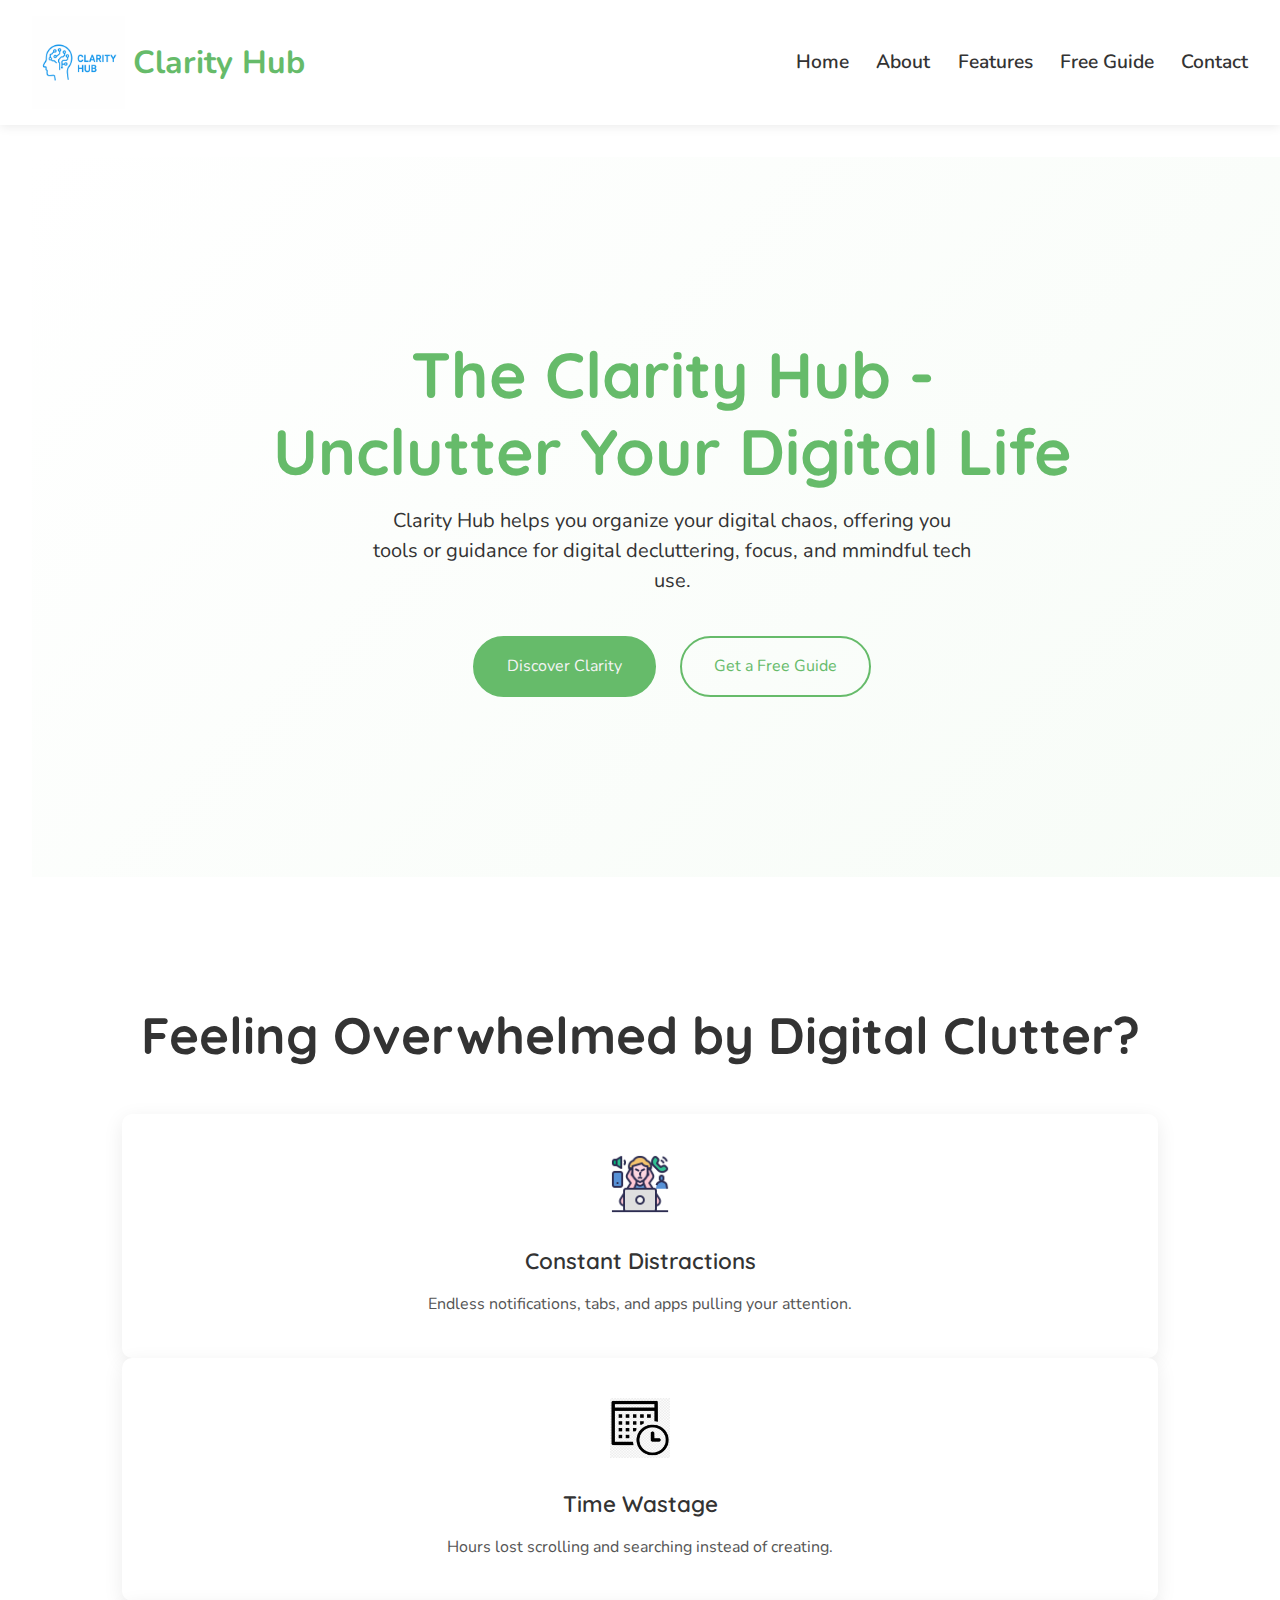
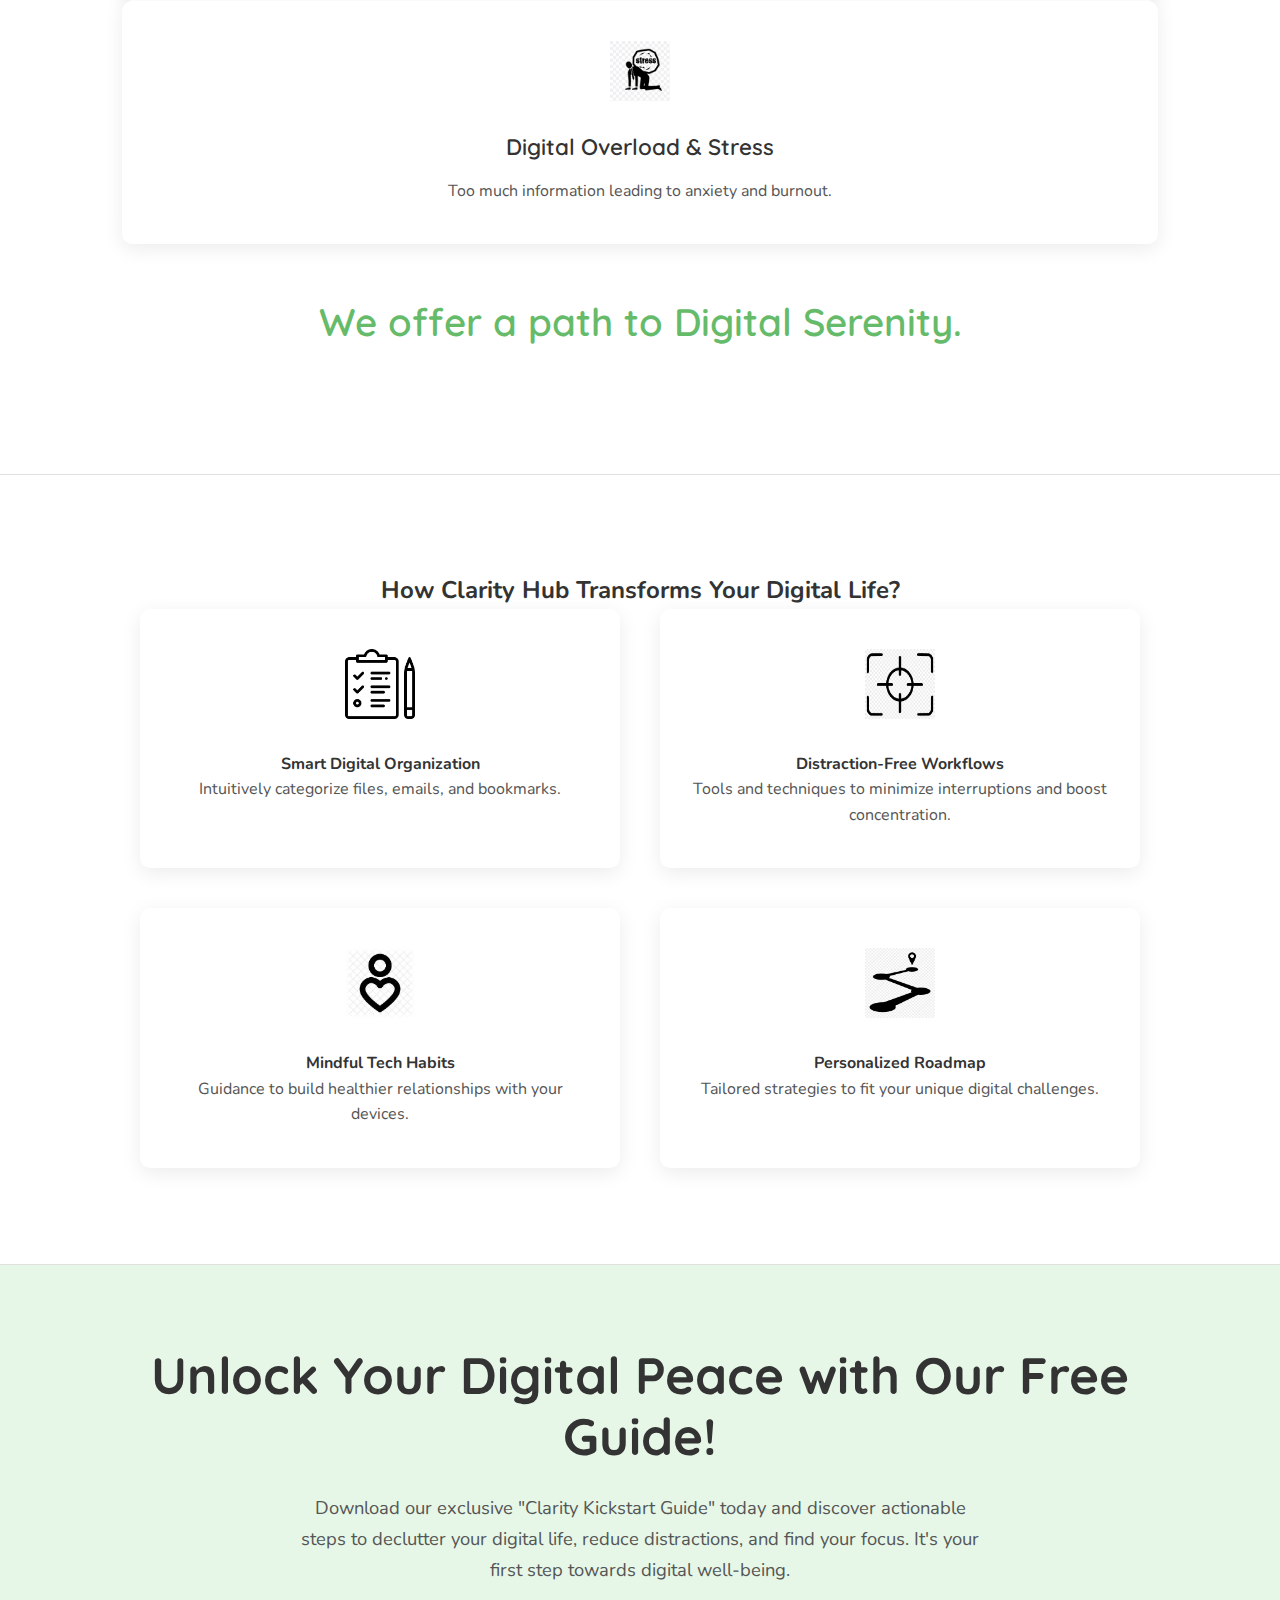
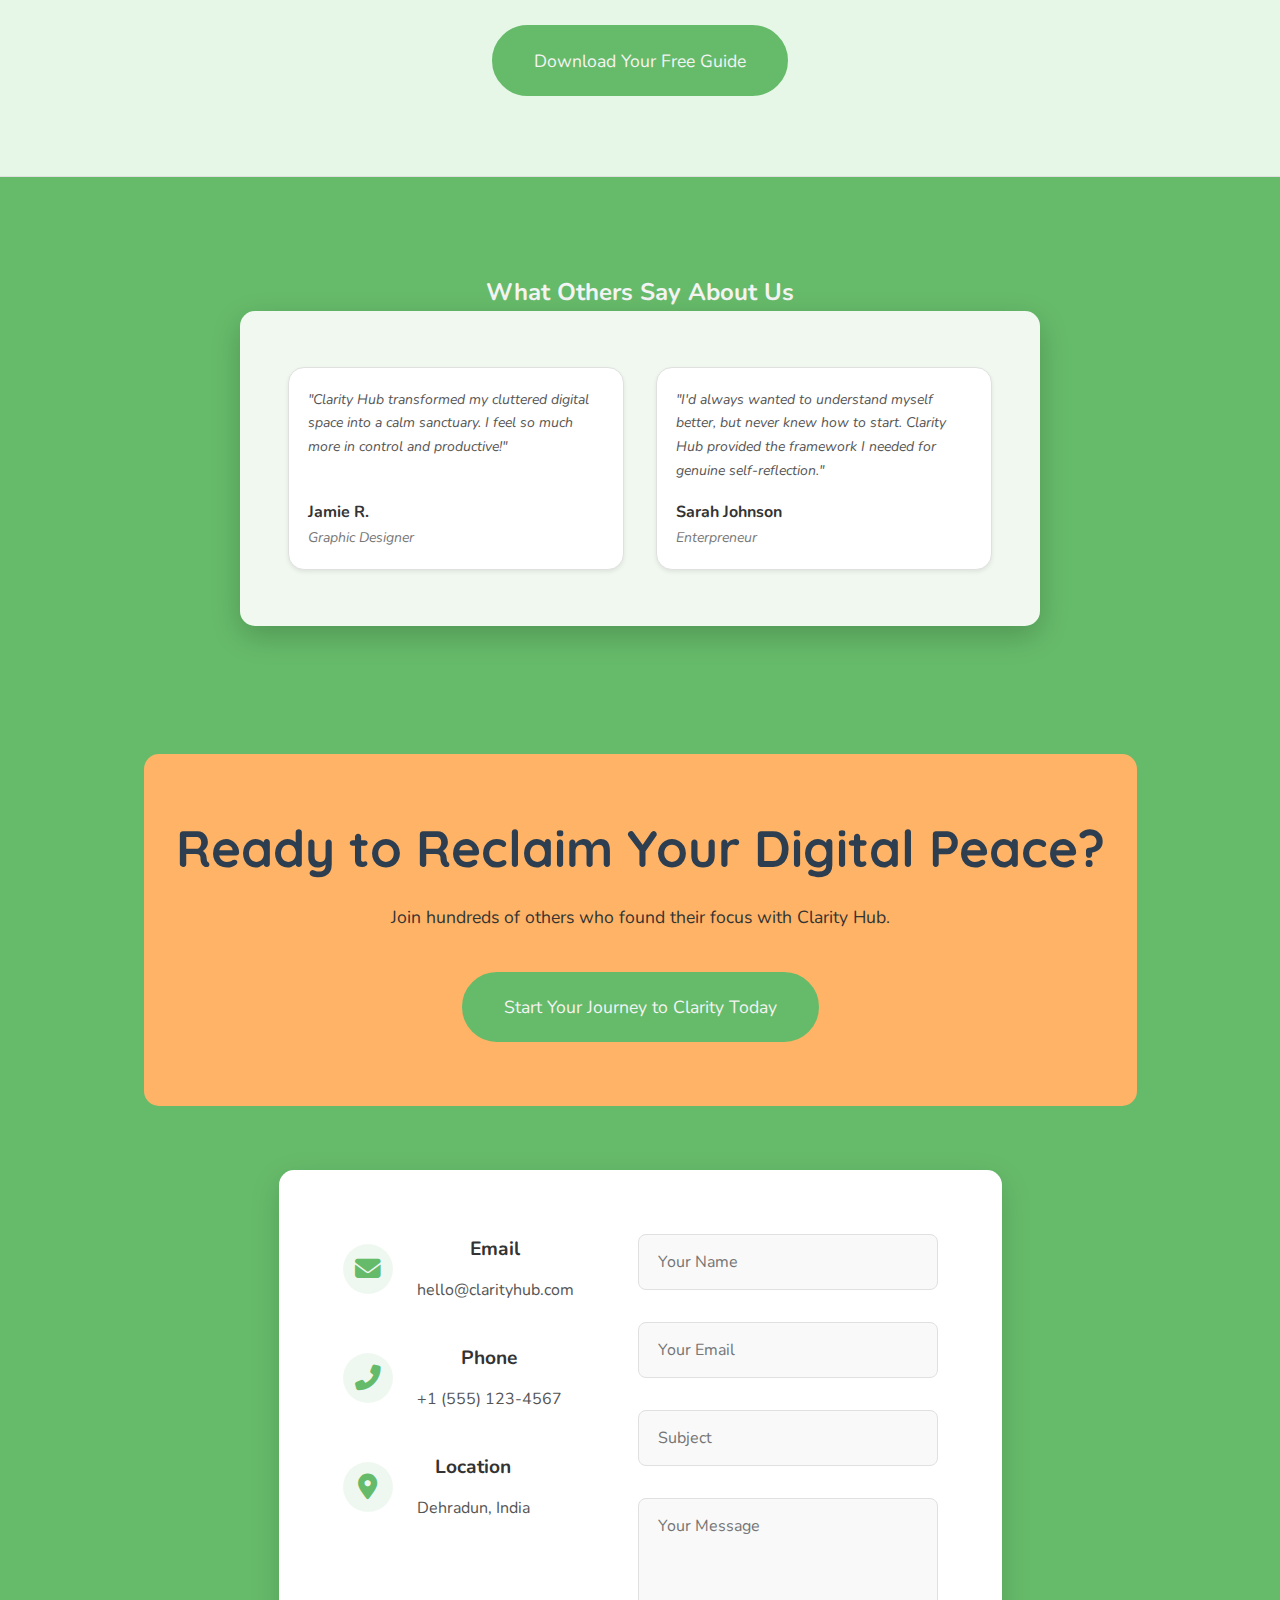
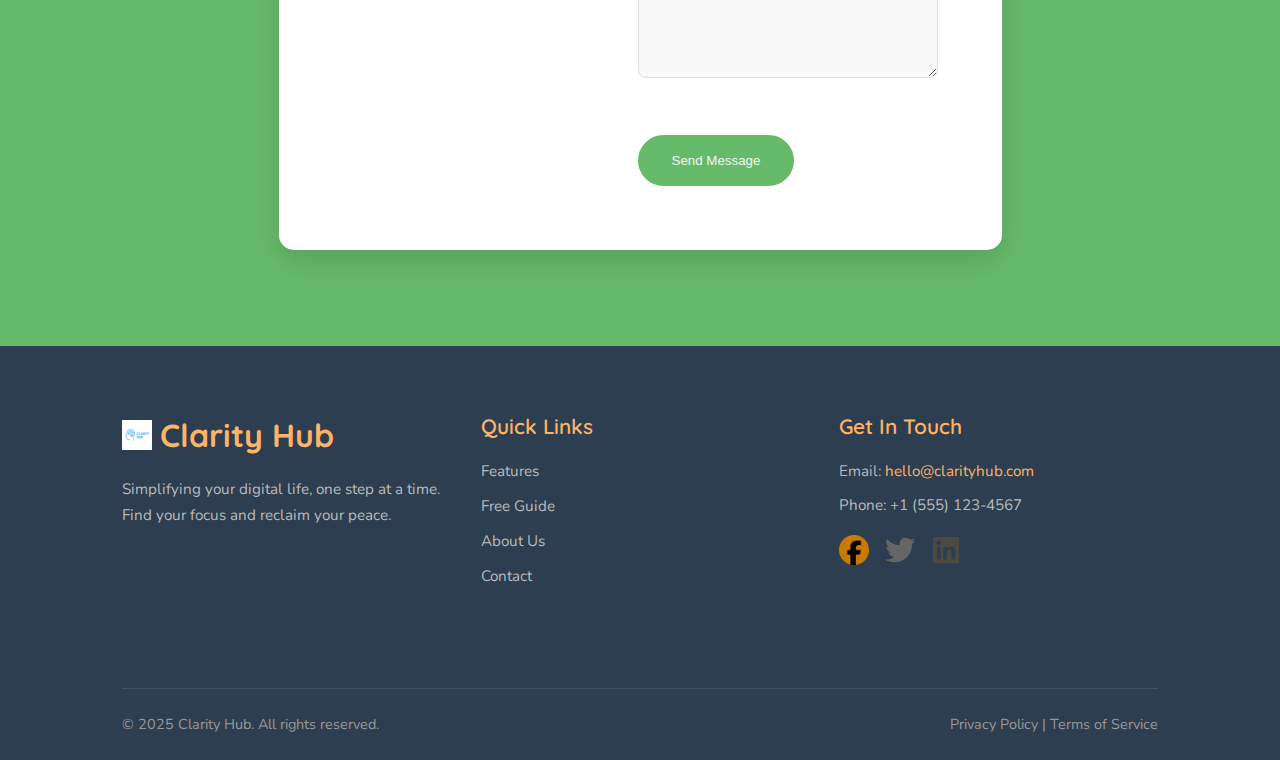
<file: Task2/index.html>
<!DOCTYPE html>
<html lang="en">
<head>
    <meta charset="UTF-8">
    <meta name="viewport" content="width=device-width, initial-scale=1.0">
    <title>The Clarity Hub</title>
    <link rel="stylesheet" href="https://cdnjs.cloudflare.com/ajax/libs/font-awesome/6.4.0/css/all.min.css">
    <link rel="stylesheet" href="style.css">
    <link rel="preconnect" href="https://fonts.googleapis.com">
    <link rel="preconnect" href="https://fonts.gstatic.com" crossorigin>
    <link href="https://fonts.googleapis.com/css2?family=Nunito:wght@400;600;700&family=Quicksand:wght@500;700&display=swap" rel="stylesheet">
</head>
<body>
    <header class="header-content">
            <a href="#" class="logo">
                <img src="images/logo.png" alt="logo_image" class="logo-icon">
                <span class="logo-text">Clarity Hub</span>
            </a>
            <nav class="nav">
                <a href="#home" class="nav-link">Home</a>
                <a href="#about" class="nav-link">About</a>
                <a href="#features" class="nav-link">Features</a>
                <a href="#free-guide" class="nav-link">Free Guide</a>
                <a href="#contact" class="nav-link">Contact</a>
            </nav>
    </header>

    <main>

        <section id="about" class="hero-section">
            <div class="hero-content">
                <h1>The Clarity Hub - Unclutter Your Digital Life</h1>
                <p>Clarity Hub helps you organize your digital chaos, offering you tools or
                    guidance for digital decluttering, focus, and mmindful tech use.
                </p>
                <div class="hero-buttons">
                    <a href="#features" class="btn btn-primary">Discover Clarity</a>
                    <a href="#contact" class="btn btn-secondary">Get a Free Guide</a>
                </div>
            </div>
        </section>

        <section class="problem-solution-section">
            <div class="container">
                <h2 class="section-heading">Feeling Overwhelmed by Digital Clutter?</h2>
                <div class="problems">
                    <!--problem 1-->
                    <div class="problem-card">
                        <img src="images/distraction.png" alt="Distraction-icon" class="card-icon">
                        <h3>Constant Distractions</h3>
                        <p>Endless notifications, tabs, and apps pulling your attention.</p>
                    </div>

                    <!--problem 2-->
                    <div class="problem-card">
                        <img src="images/time.png" alt="Time-icon" class="card-icon">
                        <h3>Time Wastage</h3>
                        <p>Hours lost scrolling and searching instead of creating.</p>
                    </div>

                    <!--problem 3-->
                    <div class="problem-card">
                        <img src="images/stress.jpeg" alt="Stress-icon" class="card-icon">
                        <h3>Digital Overload & Stress</h3>
                        <p>Too much information leading to anxiety and burnout.</p>
                    </div>
                </div>

                <div class="solution">
                    <h3 class="sub-heading">We offer a path to Digital Serenity.</h3>
                </div>
            </div>
        </section>

        <section class="features-section" id="features">
            <div class="container">
                <h2>How Clarity Hub Transforms Your Digital Life?</h2>
                <div class="feature-grid">
                    <!--Feature 1-->
                    <div class="feature-item">
                        <img src="images/organize.png" alt="Organize-icon" class="feature-icon">
                        <h4>Smart Digital Organization</h4>
                        <p>Intuitively categorize files, emails, and bookmarks.</p>
                    </div>
                    <!--Feature 2-->
                    <div class="feature-item">
                        <img src="images/focus.png" alt="Focus-icon" class="feature-icon">
                        <h4>Distraction-Free Workflows</h4>
                        <p>Tools and techniques to minimize interruptions and boost concentration.</p>
                    </div>
                    <!--Feature 3-->
                    <div class="feature-item">
                        <img src="images/wellbeing.jpeg" alt="Wellbeing-icon" class="feature-icon">
                        <h4>Mindful Tech Habits</h4>
                        <p>Guidance to build healthier relationships with your devices.</p>
                    </div>
                    <!--Feature 4-->
                    <div class="feature-item">
                        <img src="images/roadmap.png" alt="Roadmap" class="feature-icon">
                        <h4>Personalized Roadmap</h4>
                        <p>Tailored strategies to fit your unique digital challenges.</p>
                    </div>
                </div>
            </div>
        </section>

        <section id="free-guide" class="free-guide-section">
            <div class="container">
                <h2 class="section-heading">Unlock Your Digital Peace with Our Free Guide!</h2>
                <p class="guide-description">
                    Download our exclusive "Clarity Kickstart Guide" today and discover actionable steps to declutter your digital life, reduce distractions, and find your focus. It's your first step towards digital well-being.
                </p>
                <div class="guide-cta">
                    <a href="#" class="btn btn-primary btn-large">Download Your Free Guide</a>
                </div>
            </div>
        </section>

        <section id="contact" class="testimonial-cta-section">
            <div class="container">
                <h2 class="testimonial title">
                    What Others Say About Us
                </h2>
                <div class="testimonial-box">
                    <div class="testimonial-grid">
                        <!--card 1-->
                        <div class="testimonial-card">
                            <div class="testimonial-text">
                                "Clarity Hub transformed my cluttered digital space into a calm sanctuary. I feel so much more in control and productive!"
                            </div>
                            <div class="testimonial-details">
                                <h3 class="testimonial-author">
                                    Jamie R.
                                </h3>
                                <p class="testimonial-desc">
                                    Graphic Designer
                                </p>
                            </div>
                        </div>
                        
                        <!--card 2-->
                        <div class="testimonial-card">
                            <div class="testimonial-text">
                                "I'd always wanted to understand myself better, but never knew how to start. Clarity Hub provided the framework I needed for genuine self-reflection."
                            </div>
                            <div class="testimonial-details">
                                <h3 class="testimonial-author">
                                    Sarah Johnson
                                </h3>
                                <p class="testimonial-desc">
                                    Enterpreneur
                                </p>
                            </div>
                        </div>
                    </div>
                </div>
                
                <div class="cta-content">
                    <h2 class="section-heading">Ready to Reclaim Your Digital Peace?</h2>
                    <p class="cta-description">Join hundreds of others who found their focus with Clarity Hub.</p>
                    <a href="#contact-form-or-email" class="btn btn-primary btn-large">Start Your Journey to Clarity Today</a>
                </div>
                
                <div class="contact-content">   
                    <div class="contact-details">
                        <div class="contact-item">
                            <div class="contact-icon">
                                <i class="fas fa-envelope"></i>
                            </div>
                            <div class="contact-text">
                                <h4>Email</h4>
                                <a href="mailto:hello@clarityhub.com">hello@clarityhub.com</a>
                            </div>
                        </div>
                        <div class="contact-item">
                            <div class="contact-icon">
                                <i class="fas fa-phone-alt"></i>
                            </div>
                            <div class="contact-text">
                                <h4>Phone</h4>
                                <a href="tel:+1 (555) 123-4567">+1 (555) 123-4567</a>
                            </div>
                        </div>
                        <div class="contact-item">
                            <div class="contact-icon">
                                <i class="fas fa-map-marker-alt"></i>
                            </div>
                            <div class="contact-text">
                                <h4>Location</h4>
                                <span>Dehradun, India</span>
                            </div>
                        </div>
                    </div>
                    <form class="contact-form" id="contact-form-or-email">
                        <div class="form-group">
                            <input type="text" placeholder="Your Name" required>
                        </div>
                        <div class="form-group">
                            <input type="email" placeholder="Your Email" required>
                        </div>
                        <div class="form-group">
                            <input type="text" placeholder="Subject">
                        </div>
                        <div class="form-group">
                            <textarea placeholder="Your Message" required></textarea>
                        </div>
                        <button type="submit" class="btn btn-primary">Send Message</button>
                    </form>
                </div>
                
            </div>
        </section>

    </main>

    <footer class="main-footer">
        <div class="container">
            <div class="footer-columns">
                <div class="footer-col footer-about">
                    <a href="#" class="footer-logo">
                        <img src="images/logo.png" alt="Clarity Hub Logo" class="logo-icon">
                        <span class="logo-text">Clarity Hub</span>
                    </a>
                    <p>Simplifying your digital life, one step at a time. Find your focus and reclaim your peace.</p>
                </div>
                <div class="footer-col">
                    <h4>Quick Links</h4>
                    <ul>
                        <li><a href="#features">Features</a></li>
                        <li><a href="#free-guide">Free Guide</a></li>
                        <li><a href="#about">About Us</a></li>
                        <li><a href="#contact">Contact</a></li>
                    </ul>
                </div>
                <div class="footer-col">
                    <h4>Get In Touch</h4>
                    <p>Email: <a href="mailto:hello@clarityhub.com">hello@clarityhub.com</a></p>
                    <p>Phone: +1 (555) 123-4567</p>
                    <div class="social-links">
                        <a href="#" aria-label="Facebook"><img src="images/facebook.png" alt="Facebook" class="social-icon"></a>
                        <a href="#" aria-label="Twitter"><img src="images/twitter.svg" alt="Twitter" class="social-icon"></a>
                        <a href="#" aria-label="LinkedIn"><img src="images/linkedin.svg" alt="LinkedIn" class="social-icon"></a>
                    </div>
                </div>
            </div>
            <div class="footer-bottom">
                <p class="copyright">&copy; 2025 Clarity Hub. All rights reserved.</p>
                <p class="footer-terms"><a href="#">Privacy Policy</a> | <a href="#">Terms of Service</a></p>
            </div>
        </div>
    </footer>

</body>
</html>
</file>
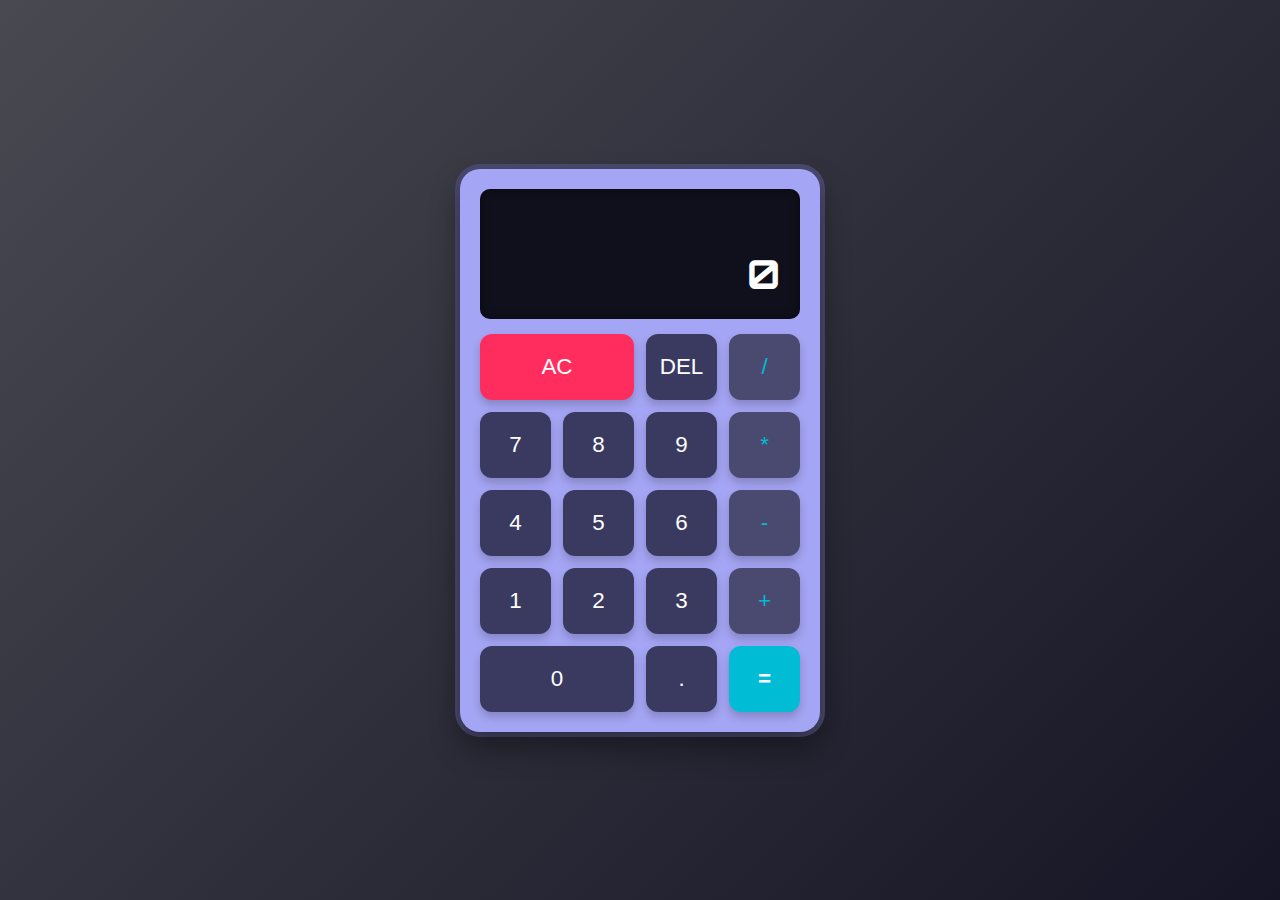
<file: Task3/index.html>
<!DOCTYPE html>
<html lang="en">
<head>
    <meta charset="UTF-8">
    <meta name="viewport" content="width=device-width, initial-scale=1.0">
    <title>Calculator</title>
    <link rel="stylesheet" href="style.css">
</head>

<body>

    <div class="calculator">
        <div class="display">
            <div class="previous-operand"></div>
            <div class="current-operand">0</div>
        </div>
        <div class="buttons">
            <button class="span-two clear" data-action="clear">AC</button>
            <button data-action="delete">DEL</button>
            <button data-action="operator" data-value="/">/</button>
            <button data-value="7">7</button>
            <button data-value="8">8</button>
            <button data-value="9">9</button>
            <button data-action="operator" data-value="*">*</button>
            <button data-value="4">4</button>
            <button data-value="5">5</button>
            <button data-value="6">6</button>
            <button data-action="operator" data-value="-">-</button>
            <button data-value="1">1</button>
            <button data-value="2">2</button>
            <button data-value="3">3</button>
            <button data-action="operator" data-value="+">+</button>
            <button class="span-two" data-value="0">0</button>
            <button data-value=".">.</button>
            <button data-action="equals">=</button>
        </div>
    </div>

    <script src="index.js"></script>
</body>
</html>
</file>
<file: Task2/style.css>
:root {
    --primary-brand-color: #66BB6A; /* Soft Green */
    --secondary-accent-color: #FFB366; /* Soft Orange/Peach */
    --text-dark: #333;
    --text-light: #f4f4f4;
    --bg-light: #ffffff;
    --bg-dark: #2c3e50; /* Deep blue-gray */
    --border-subtle: #e0e0e0;
    --shadow-light: rgba(0, 0, 0, 0.08);
    --shadow-medium: rgba(0, 0, 0, 0.15);
    --focus-outline: #66BB6A;
}

* {
    margin: 0;
    padding: 0;
    box-sizing: border-box;
    text-decoration: none;
}
body{
    font-family: 'Nunito', sans-serif;
    line-height: 1.6;
    color: var(--text-dark);
    background-color: var(--bg-light);
    overflow-x: hidden; 
}
.header-content{
    background-color: var(--bg-light);
    padding: 1rem 2rem;
    box-shadow: 0 2px 10px var(--shadow-light);
    top: 0;
    width: 100%;
    z-index: 1000;
    display: flex;
    justify-content: space-between;
    align-items: center;
    margin: 0 auto;
}

.logo{
    display: flex;
    align-items: center;
    font-size: 2rem;
    font-weight: bold;
    color: var(--primary-brand-color);
    text-decoration: none;
    gap: 0.5rem;
}
.logo-icon{
    height: 5.8rem;
    width: auto;
    display: block;
}
.logo-text{
    font-size: 2rem;
}
.nav{
    display: flex;
    gap: 1.7rem;
}

.nav-link{
    color: var(--text-dark);
    font-size: 1.2rem;
    font-weight: 600;
    transform: color 0.1s ease;
}

.nav-link:hover, .nav-link:focus{
    color: var(--primary-brand-color);
    outline: 2px solid var(--focus-outline);
    outline-offset: 3px;
    border-radius: 3px;
}
@media  screen and (max-width:768px) {
    .header-content{
        padding:0.8rem 1rem;
    }
    .logo{
        font-size: 1.5rem;
    }
    .logo-icon{
        height: 5rem;
    }
    .nav{
        display: none;
        flex-direction: column;
        position: absolute;
        top: 100%;
        left: 0;
        width: 100%;
        background-color: var(--bg-light);
        box-sizing: 0 5px 15px var(--shadow-medium);
        padding: 1rem 0;
        border-top: 1px solid var(--border-subtle);
    }
    .nav-link{
        padding: 0.8rem 1.5rem;
        text-align: center;
        border-bottom: 1px solidrgba(0,0,0,0.05);
    }
    .nav-link:last-child {
        border-bottom: none; 
    }
}

.hero-section{
    position: relative;
    width: 100%;
    min-height: 80vh;
    display: flex;
    justify-content: center;
    align-items: center;
    text-align: center;
    color: var(--text-dark);
    padding: 4rem 2rem;
    margin: 2rem;
    background: linear-gradient(135deg, var(--bg-light) 0%, #f7fcf7 100%);
}
.hero-content{
    max-width: 800px;
    margin: 0 auto;
    z-index: 10;
}
.hero-content h1{
    font-family: 'Quicksand', sans-serif;
    font-size: clamp(2.5rem, 5vw, 4.5rem);
    font-weight: 700;
    color: var(--primary-brand-color);
    margin-bottom: 1rem;
    line-height: 1.2;
}
.hero-content p {
    font-size: clamp(1rem, 2vw, 1.25rem);
    color: var(--text-dark);
    margin-bottom: 2.5rem;
    max-width: 600px;
    margin-left: auto;
    margin-right: auto;
    line-height: 1.5;
}

.hero-buttons {
    display: flex;
    justify-content: center;
    gap: 1.5rem;
    flex-wrap: wrap; 
}
.btn {
    display: inline-block;
    padding: 1rem 2rem;
    border-radius: 50px; 
    transition: all 0.3s ease;
    border: 2px solid transparent; 
}

.btn-primary {
    background-color: var(--primary-brand-color);
    color: var(--text-light);
    border-color: var(--primary-brand-color);
}

.btn-primary:hover,.btn-primary:focus {
    background-color: var(--secondary-accent-color);
    border-color: var(--secondary-accent-color);
    transform: translateY(-2px); 
    box-shadow: 0 4px 10px rgba(0, 0, 0, 0.1);
    outline: none; 
}

.btn-secondary {
    background-color: transparent;
    color: var(--primary-brand-color);
    border-color: var(--primary-brand-color);
}

.btn-secondary:hover,.btn-secondary:focus {
    background-color: var(--primary-brand-color);
    color: var(--text-light);
    transform: translateY(-2px);
    box-shadow: 0 4px 10px rgba(0, 0, 0, 0.1);
    outline: none;
}
@media screen and (max-width:768px) {
    .hero-section{
        min-height: 70vh;
        padding: 3rem 1rem;
    }
    .hero-content h1{
        font-size: clamp(2rem, 8vw, 3rem);
    }
    .hero-content p {
        font-size: clamp(0.9rem, 4vw, 1.1rem);
        margin-bottom: 2rem;
    }

    .hero-buttons {
        flex-direction: column;
        gap: 1rem;
    }
    .btn{
        padding: 0.8rem 1.5rem;
        width: 80%;
        max-width: 300px;
        margin: 0 auto;
    }
}

.container{
    max-width: 1100px;
    margin: 0 auto;
    padding: 0 2rem;
}
.section-heading{
    font-family: 'Quicksand', sans-serif;
    font-size: clamp(2rem, 4vw, 3.5rem); 
    font-weight: 700;
    color: var(--text-dark);
    text-align: center;
    margin-bottom: 3rem; 
    line-height: 1.2;
}
.sub-heading {
    font-family: 'Quicksand', sans-serif;
    font-size: clamp(1.5rem, 3vw, 2.5rem);
    font-weight: 600;
    color: var(--primary-brand-color); 
    text-align: center;
    margin-top: 3rem; 
    margin-bottom: 1.5rem;
}
.problem-solution-section {
    background-color: var(--bg-light); 
    padding: 6rem 0;
    border-bottom: 1px solid var(--border-subtle); 
}

.problem-points {
    display: grid;
    grid-template-columns: repeat(auto-fit, minmax(280px, 1fr));
    gap: 2.5rem; 
    justify-content: center;
}

.problem-card {
    background-color: #fff; 
    padding: 2.5rem 2rem;
    border-radius: 10px;
    box-shadow: 0 5px 20px var(--shadow-light); /* Soft shadow */
    text-align: center;
    transition: transform 0.3s ease, box-shadow 0.3s ease;
}

.problem-card:hover {
    transform: translateY(-8px); /* Subtle lift on hover */
    box-shadow: 0 8px 25px var(--shadow-medium); 
}

.card-icon {
    width: 60px; 
    height: 60px;
    margin-bottom: 1.5rem;
    color: var(--primary-brand-color); 
}
.problem-card h3 {
    font-family: 'Quicksand', sans-serif;
    font-size: 1.4rem;
    font-weight: 600;
    color: var(--text-dark);
    margin-bottom: 1rem;
    line-height: 1.3;
}

.problem-card p {
    font-size: 1rem;
    color: #555; 
    line-height: 1.6;
}

/* --- Responsive Adjustments for Problem/Solution Section --- */
@media screen and (max-width: 767px) {
    .problem-solution-section {
        padding: 4rem 0; /* Reduce padding on mobile */
    }

    .problem-points {
        grid-template-columns: 1fr; /* Stack cards vertically on mobile */
        gap: 1.5rem;
    }

    .problem-card {
        padding: 2rem 1.5rem; /* Adjust card padding for mobile */
    }

    .card-icon {
        width: 50px;
        height: 50px;
        margin-bottom: 1rem;
    }

    .problem-card h3 {
        font-size: 1.3rem;
    }

    .problem-card p {
        font-size: 0.95rem;
    }

    .section-heading {
        margin-bottom: 2rem;
    }
    .sub-heading {
        margin-top: 2rem;
    }
}

.features-section {
    background-color: var(--bg-light); 
    padding: 6rem 0;
    text-align: center;
}

.feature-grid {
    display: grid;
    grid-template-columns: repeat(2,1fr);
    gap: 2.5rem; 
    max-width: 1000px;
    margin: 0 auto; 
}

.feature-item {
    background-color: #fff;
    padding: 2.5rem 2rem;
    border-radius: 10px;
    box-shadow: 0 5px 20px var(--shadow-light);
    transition: transform 0.3s ease, box-shadow 0.3s ease;
}

.feature-item:hover {
    transform: translateY(-8px);
    box-shadow: 0 8px 25px var(--shadow-medium);
}

.feature-icon {
    width: 70px; 
    height: 70px;
    margin-bottom: 1.5rem;
    color: var(--primary-brand-color); 
}

.feature-item h3 {
    font-family: 'Quicksand', sans-serif;
    font-size: 1.5rem;
    font-weight: 600;
    color: var(--text-dark);
    margin-bottom: 0.8rem;
    line-height: 1.3;
}

.feature-item p {
    font-size: 1rem;
    color: #555;
    line-height: 1.6;
}

/* --- Responsive Adjustments for Features/Benefits Section --- */
@media screen and (max-width: 767px) {
    .features-section {
        padding: 4rem 0;
    }

    .feature-grid {
        grid-template-columns: 1fr; /* Stack features vertically on mobile */
        gap: 1.5rem;
    }

    .feature-item {
        padding: 2rem 1.5rem;
    }

    .feature-icon {
        width: 60px;
        height: 60px;
        margin-bottom: 1rem;
    }

    .feature-item h3 {
        font-size: 1.3rem;
    }

    .feature-item p {
        font-size: 0.95rem;
    }
}

.free-guide-section {
    background-color: #e6f7e8; 
    padding: 5rem 0; 
    text-align: center; 
    border-top: 1px solid var(--border-subtle); 
    border-bottom: 1px solid var(--border-subtle);
}

.free-guide-section .section-heading {
    color: var(--text-dark); 
    margin-bottom: 1.5rem; 
}

.guide-description {
    font-size: 1.15rem;
    color: #555; 
    max-width: 700px; 
    margin: 0 auto 2.5rem auto; 
    line-height: 1.7;
}

.guide-cta {
    display: flex; 
    flex-direction: column;
    align-items: center;
    gap: 1rem; 
}
@media screen and (max-width: 767px) {
    .free-guide-section {
        padding: 3rem 0; 
    }

    .guide-description {
        font-size: 1rem;
        padding: 0 1rem; 
        margin-bottom: 2rem;
    }
}

.testimonial-cta-section {
    background-color: var(--primary-brand-color);
    padding: 6rem 0;
    color: var(--text-light); 
    text-align: center;
}

.testimonial-box {
    background-color: rgba(255, 255, 255, 0.9); 
    color: var(--text-dark);
    padding: 3rem 2.5rem;
    border-radius: 15px; 
    box-shadow: 0 10px 30px rgba(0, 0, 0, 0.2); 
    max-width: 800px;
    margin: 0 auto 4rem auto; 
    position: relative;
    font-style: italic;
    font-size: clamp(1.1rem, 2vw, 1.4rem);
    line-height: 1.7;
}
.testimonial-title{
    font-size: 1.8rem;
    font-weight: bold;
}

.testimonial-grid{
    display: grid;
    grid-template-columns: repeat(auto-fill, minmax(300px, 1fr));
    grid-gap: 2rem;
}

.testimonial-card{
    display: flex;
    flex-direction: column;
    background-color: var(--bg-light);
    border: 1px solid var(--border-subtle);
    border-radius: 1rem;
    box-shadow: 0 2px 4px var(--shadow-light);
    padding: 1.2rem;
    gap: 1rem;
    transition: transform 0.3s ease, box-shadow 0.3s ease;
    text-align: left;
}

.testimonial-card:hover{
    transform: translateY(-5px);
    box-shadow: 0 4px 8px var(--shadow-medium);
    border-color: var(--primary-brand-color);
}

.testimonial-text{
    color: #555;
    font-size: 0.875rem;
    font-style: italic;
}

.testimonial-details{
    margin-top: auto;
}

.testimonial-author{
    color: var(--text-dark);
    font-size: 1rem;
    font-weight: 700;
    font-style: normal;
}

.testimonial-desc{
    font-size: 0.875rem;
    color: #777;
    font-size: normal;
}

.cta-content {
    background-color: var(--secondary-accent-color);
    padding: 4rem 2rem;
    border-radius: 15px;
    margin-bottom: 4rem;
}

.cta-content .section-heading {
    color: var(--bg-dark);
    margin-bottom: 1.5rem;
}

.cta-description {
    font-size: 1.1rem;
    margin-bottom: 2.5rem;
    max-width: 600px;
    margin-left: auto;
    margin-right: auto;
    color: var(--text-dark);
}

.btn-large {
    padding: 1.2rem 2.5rem;
    font-size: 1.1rem;
}


.contact-content {
    display: flex;
    justify-content: center;
    gap: 4rem;
    background-color: var(--bg-light);
    padding: 4rem; 
    border-radius: 15px;
    box-shadow: 0 10px 30px var(--shadow-medium);
    flex-wrap: wrap;
    align-items: flex-start;
    max-width: 1000px;
    margin: 0 auto;
}


.contact-details {
    display: flex;
    flex-direction: column;
    gap: 2.5rem;
}

.contact-item {
    display: flex;
    gap: 1.5rem;
    align-items: center; 
}

.contact-icon {
    width: 50px;
    height: 50px;
    background-color: rgba(102, 187, 106, 0.1);
    border-radius: 50%;
    display: flex;
    justify-content: center;
    align-items: center;
    flex-shrink: 0; 
}

.contact-icon i {
    font-size: 1.6rem; 
    color: var(--primary-brand-color);
}

.contact-text h4 {
    font-size: 1.2rem;
    margin-bottom: 0.8rem;
    color: var(--text-dark);
}

.contact-text a, 
.contact-text span {
    font-size: 1rem;
    color:#555
    /* transition: color 0.2s ease; */
}

.contact-text a:hover {
    color: var(--primary-brand-color); 
}
.contact-form{
    flex: 1;
    min-width: 300px;
    display: flex;
    flex-direction: column;
    gap: 2rem;
}

.form-group{
    margin-bottom: 0;
}

.contact-form input,
.contact-form textarea {
    width: 100%;
    padding: 1rem 1.2rem; 
    border: 1px solid var(--border-subtle);
    border-radius: 8px;
    font-family: 'Nunito', sans-serif;
    font-size: 1rem;
    color: var(--text-dark);
    background-color: #f9f9f9;
    transition: border-color 0.3s ease, box-shadow 0.3s ease;
}

.contact-form input:focus,
.contact-form textarea:focus {
    outline: none;
    border-color: var(--primary-brand-color);
    box-shadow: 0 0 0 3px rgba(102, 187, 106, 0.2); /* Focus ring */
}

.contact-form textarea {
    min-height: 180px; 
    resize: vertical;
}

.contact-form .btn-primary {
    width: auto;
    align-self: flex-start; /* Align button to start */
    margin-top: 1rem;
}


@media (max-width: 992px) {
    .contact-content {
        flex-direction: column;
        text-align: center;
        align-items: center;
        padding: 3rem 1rem;
    }
    .contact-form{
        width: 100%;
        max-width: 500px;
    }
    .contact-form .btn-primary {
        align-self: center;
    }
    .contact-details {
        align-items: center;
        margin-bottom: 2rem;
    }
    .contact-item {
        flex-direction: column;
        text-align: center;
        justify-content: center;
        gap: 0.5rem;
    }
    .contact-icon{
        margin-bottom: 0.5rem;
    }
} 

/* --- Footer Section Styles --- */
.main-footer {
    background-color: var(--bg-dark); 
    color: var(--text-light);
    padding: 4rem 0 1.5rem 0; 
}

.main-footer .container {
    display: flex;
    flex-direction: column; 
    gap: 2rem;
    align-items: center; 
}

.footer-columns {
    display: grid;
    grid-template-columns: repeat(auto-fit, minmax(250px, 1fr)); 
    gap: 2rem;
    width: 100%; 
    text-align: left; 
}

.footer-col {
    margin-bottom: 1.5rem;
}

.footer-col h4 {
    font-family: 'Quicksand', sans-serif;
    font-size: 1.3rem;
    font-weight: 600;
    color: var(--secondary-accent-color); 
    margin-bottom: 1rem;
}

.footer-col p {
    font-size: 0.95rem;
    line-height: 1.7;
    margin-bottom: 0.5rem;
    color: #bbb; 
}

.footer-col p a{
    color: var(--secondary-accent-color);
}

.footer-col ul {
    list-style: none;
    padding: 0;
}

.footer-col ul li {
    margin-bottom: 0.6rem;
}

.footer-col ul li a {
    color: #bbb;
    font-size: 0.95rem;
    transition: color 0.2s ease;
}

.footer-col ul li a:hover,
.footer-col ul li a:focus {
    color: var(--primary-brand-color);
    outline: 1px dashed var(--primary-brand-color);
    outline-offset: 3px;
}

.footer-about .footer-logo {
    display: flex;
    align-items: center;
    gap: 0.5rem;
    color: var(--secondary-accent-color); 
    font-family: 'Quicksand', sans-serif;
    font-size: 1.6rem;
    font-weight: 700;
    margin-bottom: 1rem;
}
.footer-about .logo-icon {
    height: 30px;
}
.footer-about .logo-text {
    color: var(--secondary-accent-color);
}


.social-links {
    display: flex;
    gap: 1rem;
    margin-top: 1rem;
}

.social-icon {
    width: 30px; 
    height: 30px;
    filter: invert(100%) brightness(80%); 
    transition: filter 0.3s ease;
}

.social-icon:hover {
    filter: invert(0%) brightness(150%) sepia(100%) hue-rotate(80deg) saturate(500%);
}


.footer-bottom {
    border-top: 1px solid rgba(255, 255, 255, 0.1);
    padding-top: 1.5rem;
    margin-top: 2rem;
    width: 100%;
    display: flex;
    flex-direction: column;
    align-items: center;
    gap: 0.8rem;
    font-size: 0.9rem;
    color: #999;
}

.footer-terms a {
    color: #999;
    transition: color 0.2s ease;
}

.footer-terms a:hover {
    color: var(--primary-brand-color);
}

/* --- Responsive Adjustments for Testimonial/CTA and Footer --- */
@media screen and (min-width: 768px) {
    .testimonial-cta-section .container {
        display: flex;
        flex-direction: column;
        align-items: center;
    }

    .testimonial-box {
        padding: 3.5rem 3rem;
        font-size: 1.2rem;
    }

    .cta-content {
        margin-top: 4rem; 
    }

    .footer-columns {
        grid-template-columns: repeat(3, 1fr); 
        text-align: left; 
        gap: 2.5rem;
    }

    .footer-bottom {
        flex-direction: row; 
        justify-content: space-between;
    }
}

@media screen and (max-width: 480px) { 
    .btn-large {
        width: 100%; 
        max-width: 280px;
    }
}
</file>
<file: Task3/style.css>
@import url('https://fonts.googleapis.com/css2?family=Orbitron:wght@400;700&display=swap'); 

:root {
    --bg-color: #494952; 
    --calc-bg: #a5a5f5; 
    --text-color: #ffffff; 
    --accent-color: #00bcd4; 
    --button-hover: #3a3a60; 
    --equals-color: #ff2d5e; 
    --border-color: #4a4a70; 
}

body {
    margin: 0;
    padding: 0;
    display: flex;
    justify-content: center;
    align-items: center;
    min-height: 100vh;
    background: linear-gradient(135deg, var(--bg-color) 0%, #151525 100%);
    font-family: 'Gill Sans', 'Gill Sans MT', Calibri, 'Trebuchet MS', sans-serif;
    color: var(--text-color);
    overflow: hidden; 
}

.calculator {
    background-color: var(--calc-bg);
    border-radius: 20px;
    box-shadow: 0 15px 30px rgba(0, 0, 0, 0.4), 0 0 0 5px var(--border-color); /* Double shadow for depth */
    width: 320px;
    padding: 20px;
    display: flex;
    flex-direction: column;
    gap: 15px;
    position: relative;
    overflow: hidden; /* Keep glitch inside calculator */
}

.display {
    background-color: #10101c; 
    border-radius: 10px;
    padding: 20px;
    text-align: right;
    word-wrap: break-word;
    word-break: break-all;
    min-height: 90px; 
    box-shadow: inset 0 0 10px rgba(0, 0, 0, 0.5);
    display: flex;
    flex-direction: column;
    justify-content: space-between;
    font-family: 'Orbitron', monospace;
}

.previous-operand {
    color: rgba(224, 224, 224, 0.7);
    font-size: 0.9em;
    height: 1.2em; /* Reserve space */
}

.current-operand {
    font-size: 2.5em;
    font-weight: 700;
}

.buttons {
    display: grid;
    grid-template-columns: repeat(4, 1fr);
    gap: 12px;
}

button {
    background-color: var(--button-hover);
    color: var(--text-color);
    border: none;
    border-radius: 12px;
    padding: 20px 0; 
    font-size: 1.4em;
    cursor: pointer;
    outline: none;
    transition: background-color 0.2s ease, transform 0.1s ease;
    box-shadow: 0 5px 10px rgba(0, 0, 0, 0.2);
    position: relative; 
    overflow: hidden; 
}

button:hover {
    background-color: var(--border-color);
    transform: translateY(-2px); 
}

button:active {
    transform: translateY(0);
    box-shadow: 0 2px 5px rgba(0, 0, 0, 0.3);
}

button.span-two {
    grid-column: span 2;
}

/* Specific button styles */
button[data-action="clear"] {
    background-color: var(--equals-color);
    color: white;
}
button[data-action="clear"]:hover {
    background-color: #e0325c;
}

button[data-action="equals"] {
    background-color: var(--accent-color);
    color: white;
    font-weight: bold;
}
button[data-action="equals"]:hover {
    background-color: #00a4bd;
}

button[data-action="operator"] {
    background-color: #4a4a70; /* Another shade for operators */
    color: var(--accent-color);
}
button[data-action="operator"]:hover {
    background-color: #5a5a80;
}

@keyframes glitch {
    0% { transform: translate(0); opacity: 1; }
    20% { transform: translate(-2px, 2px); opacity: 0.9; }
    40% { transform: translate(-2px, -2px); opacity: 0.8; }
    60% { transform: translate(2px, 2px); opacity: 0.7; }
    80% { transform: translate(2px, -2px); opacity: 0.6; }
    100% { transform: translate(0); opacity: 1; }
}

button.glitch-active {
    animation: glitch 0.3s ease-in-out forwards;
}

/* Responsive adjustments  */
@media (max-width: 400px) {
    .calculator {
        width: 95%;
        padding: 15px;
        gap: 10px;
    }
    button {
        font-size: 1.2em;
        padding: 15px 0;
    }
    .display {
        padding: 15px;
        min-height: 80px;
    }
    .current-operand {
        font-size: 2em;
    }
}
</file>
